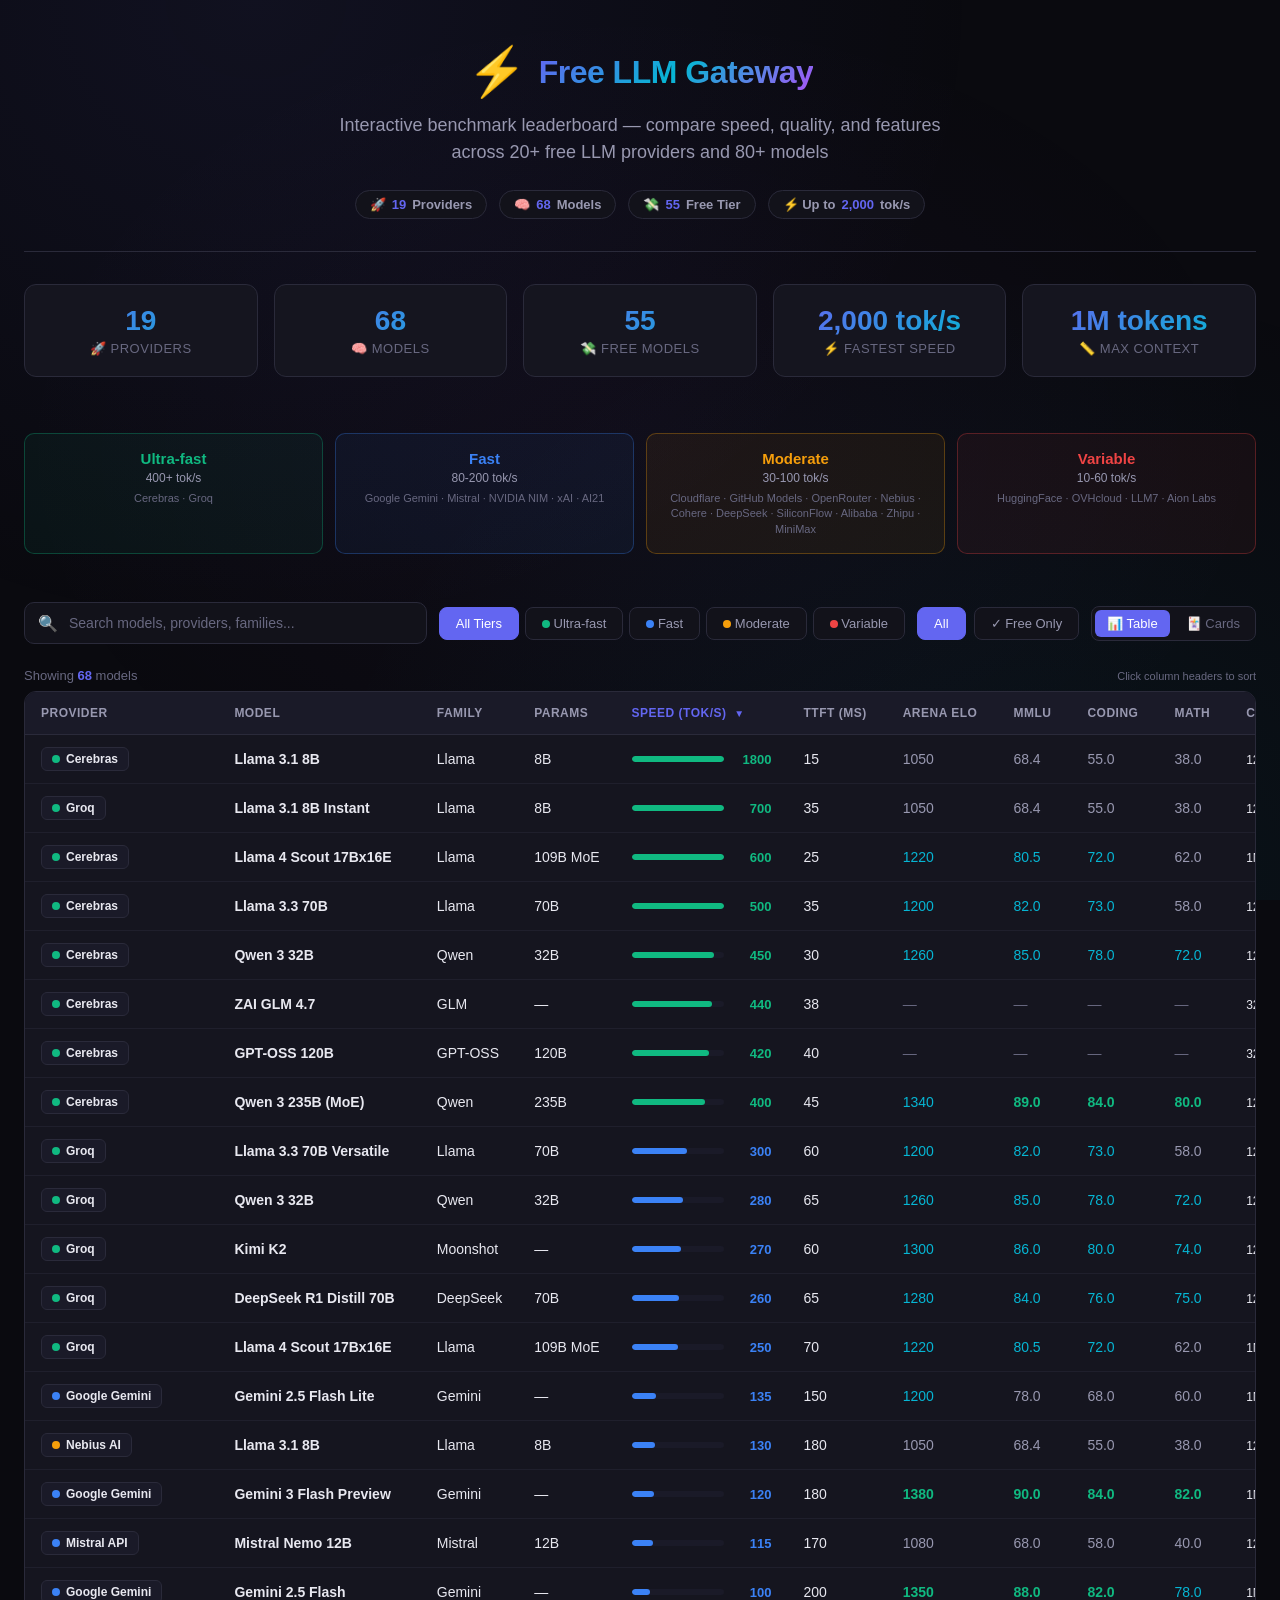
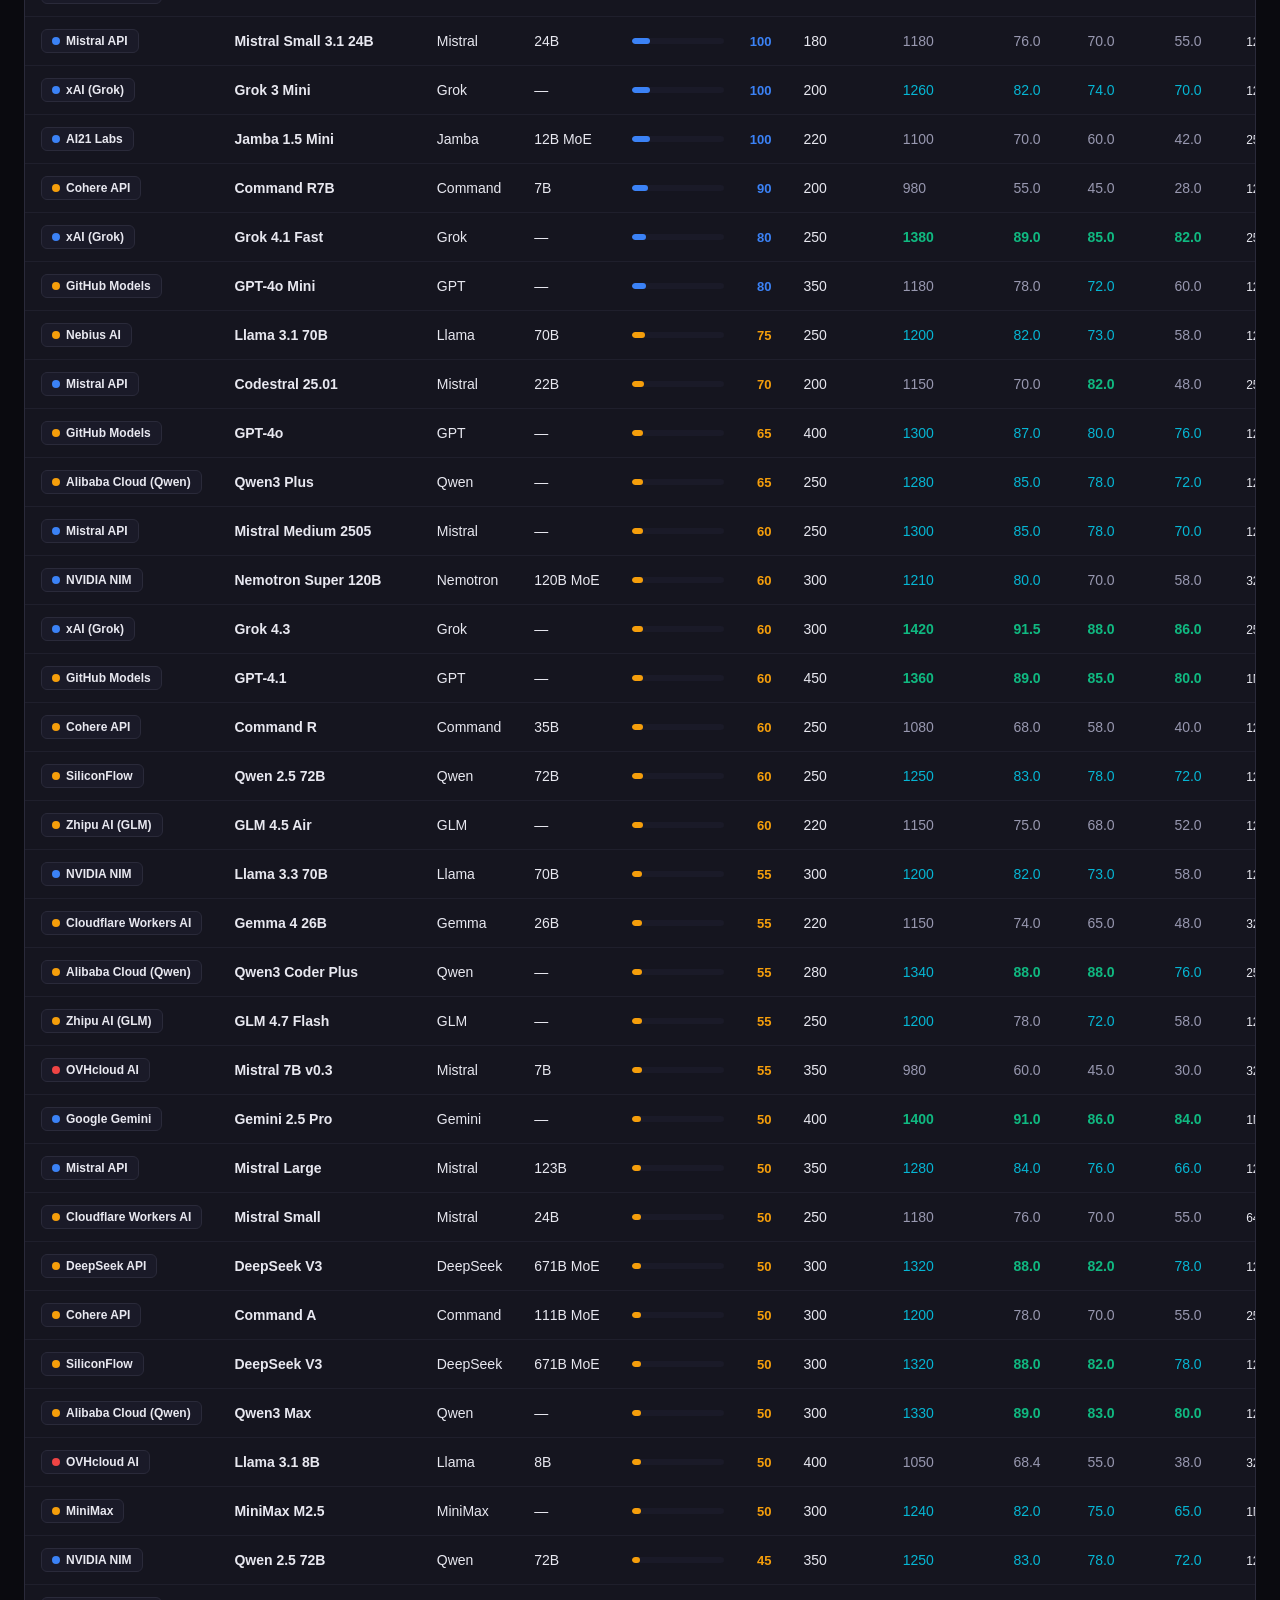
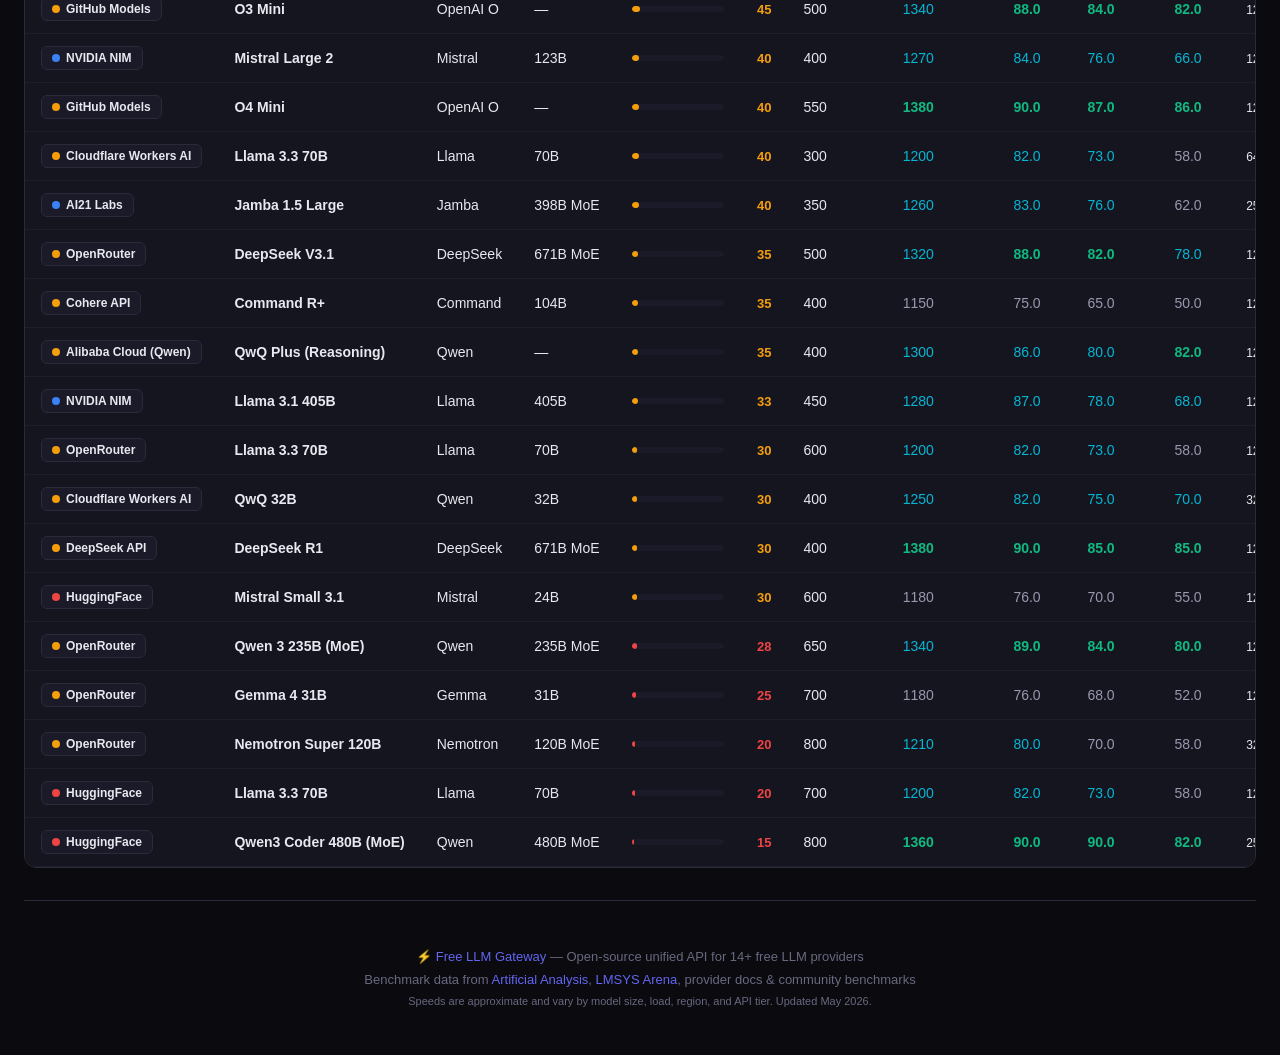
<file: docs/index.html>
<!DOCTYPE html>
<html>
<head>
  <meta charset="utf-8">
  <title>Free LLM Gateway — Benchmark Leaderboard</title>
  <meta http-equiv="refresh" content="0; url=leaderboard.html">
  <link rel="canonical" href="leaderboard.html">
</head>
<body>
  <p>Redirecting to <a href="leaderboard.html">Benchmark Leaderboard</a>...</p>
</body>
</html>
</file>
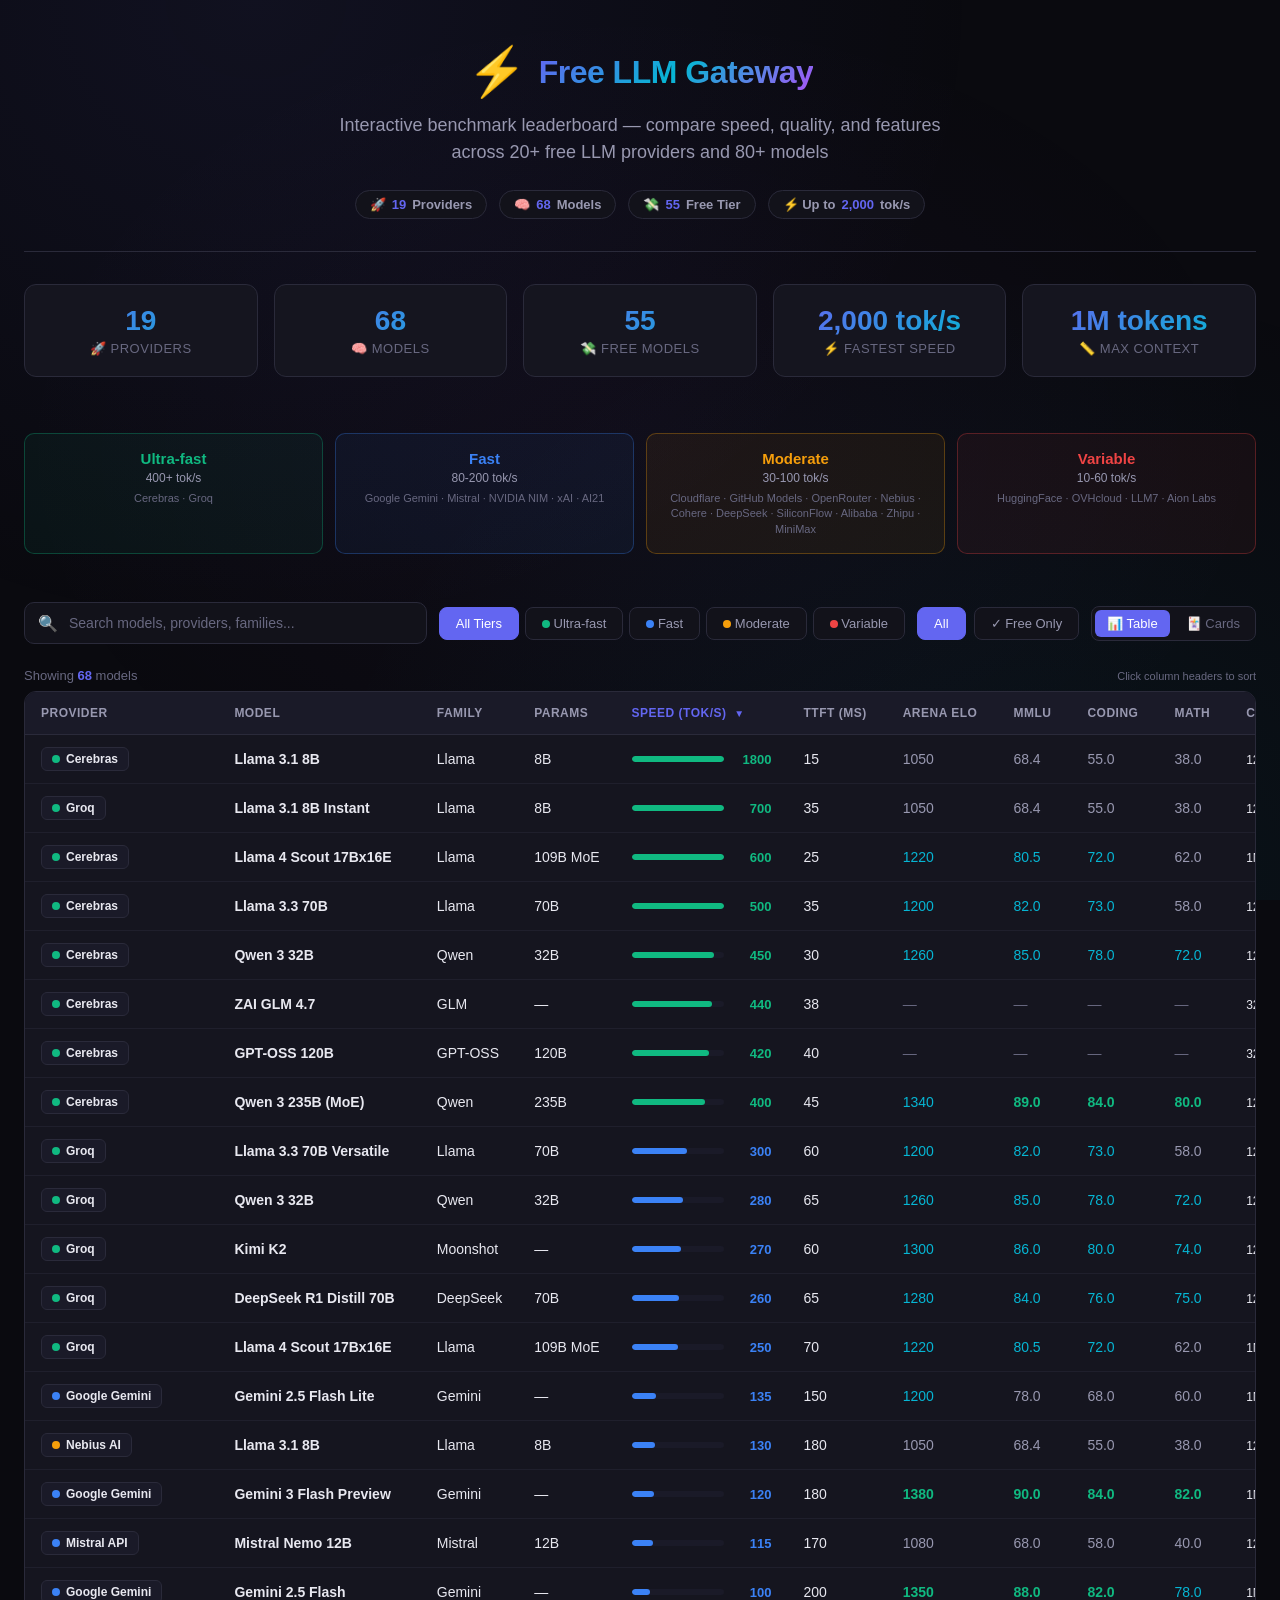
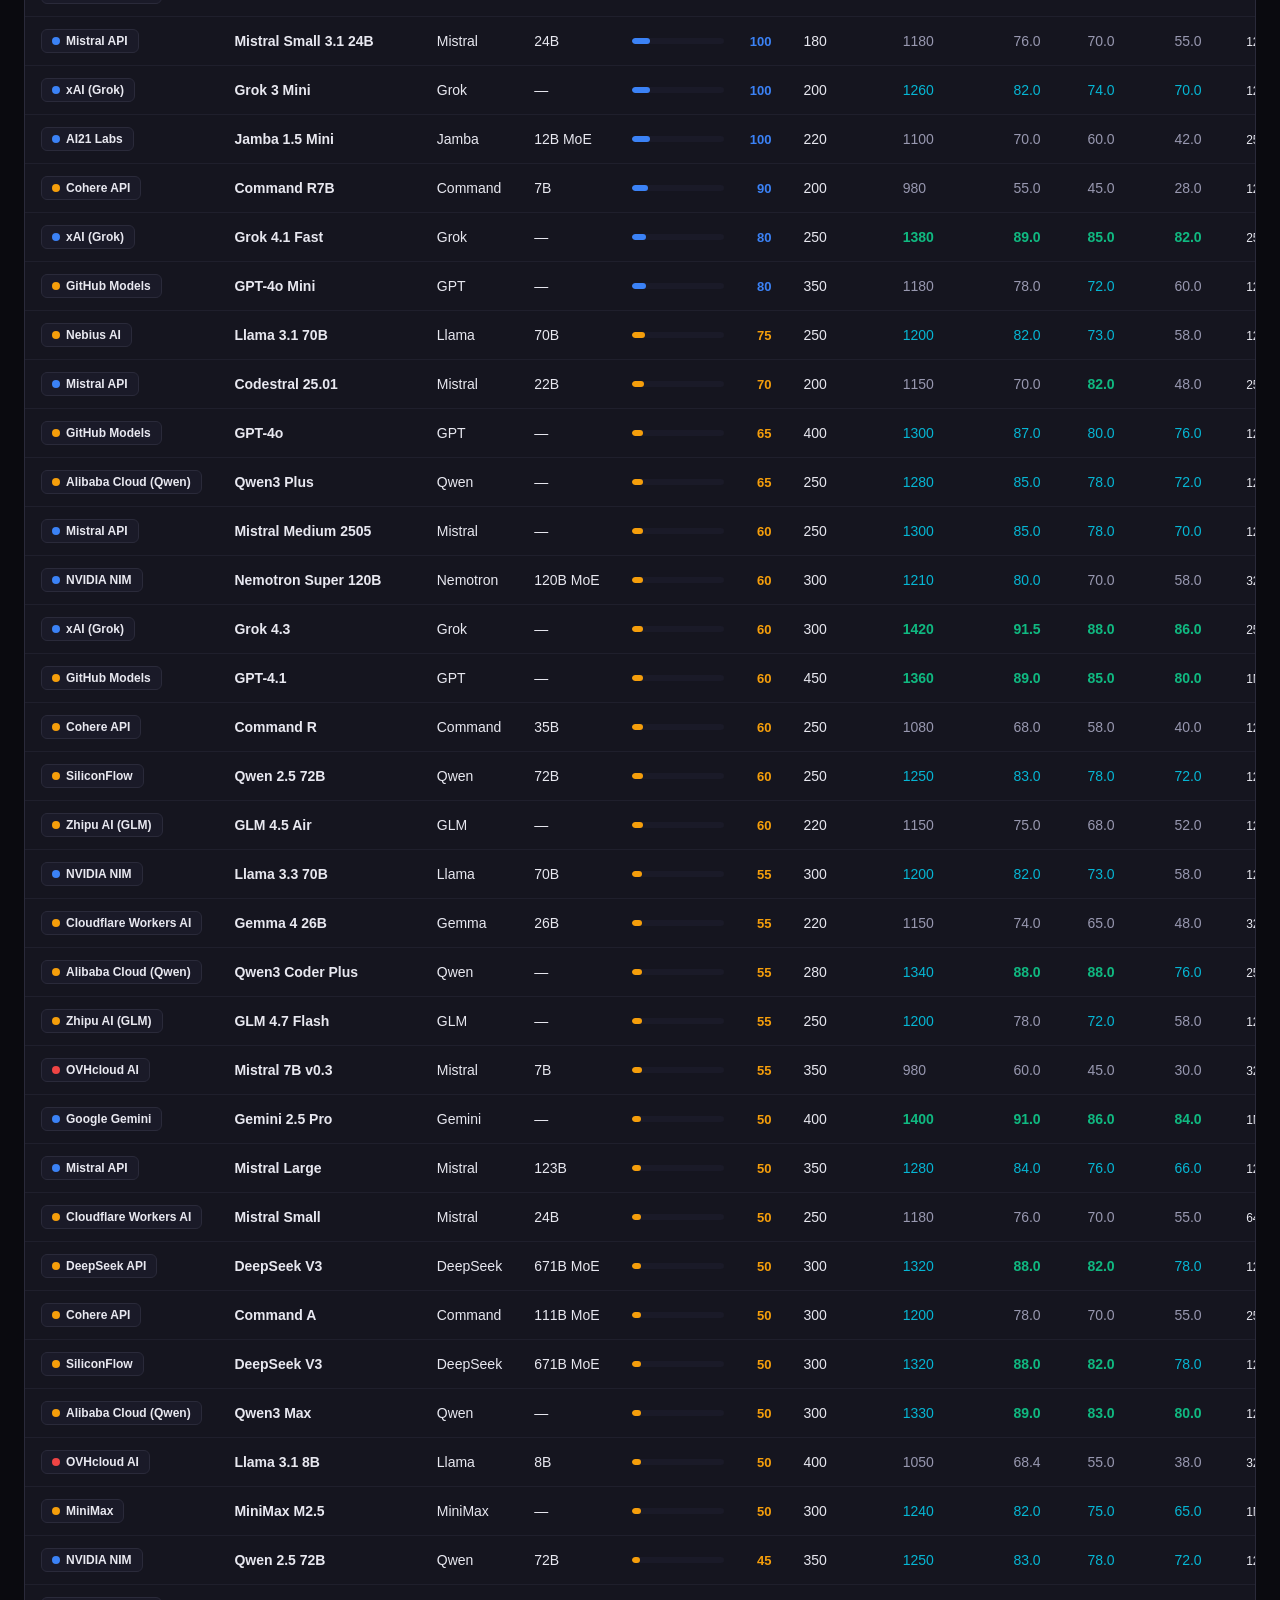
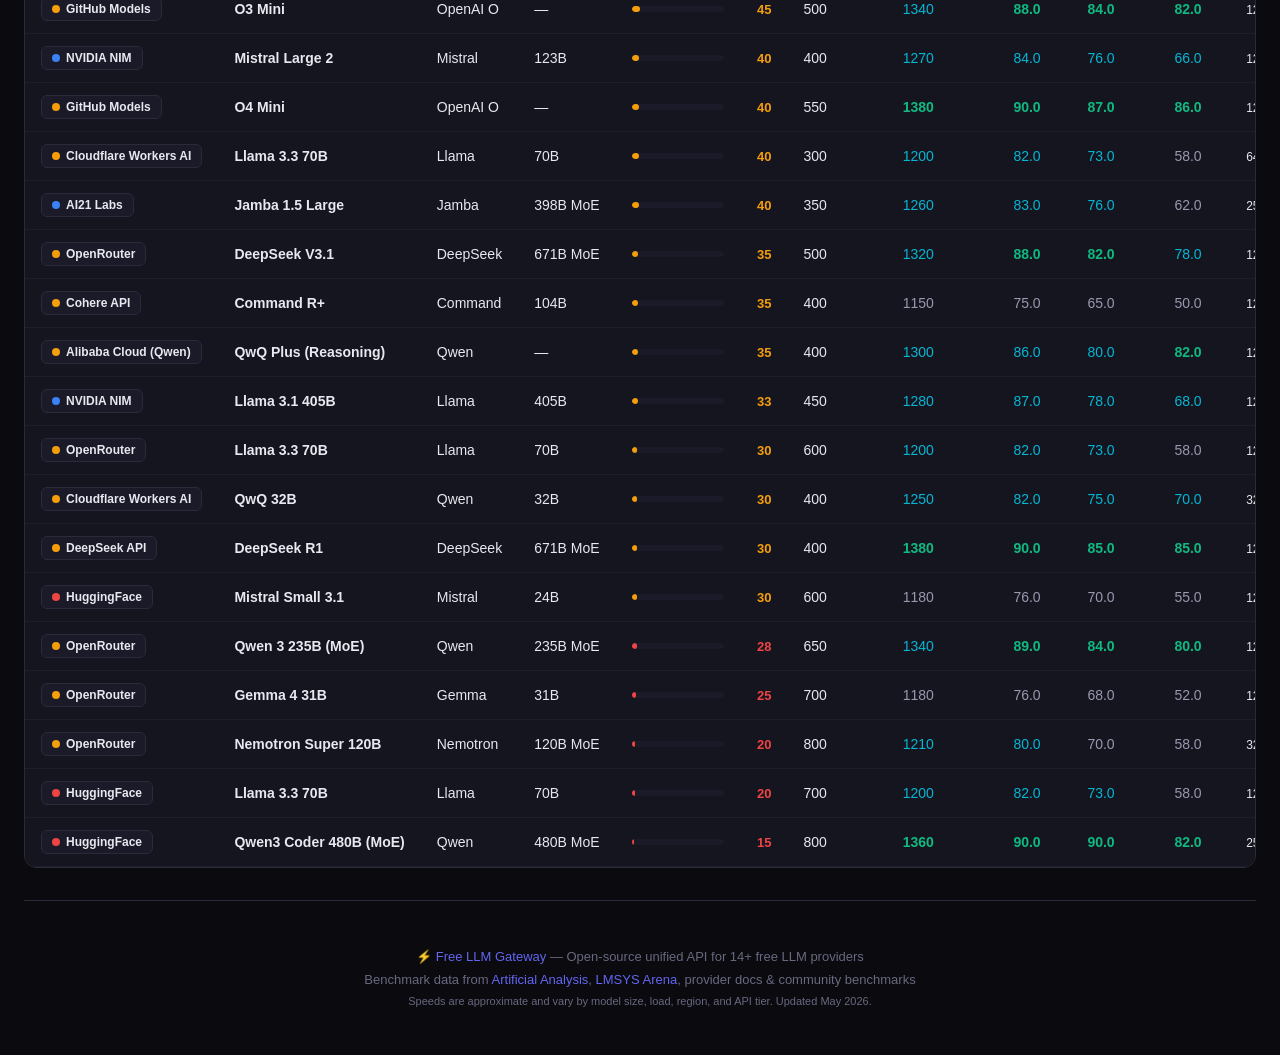
<file: docs/leaderboard.html>
<!DOCTYPE html>
<html lang="en">
<head>
<meta charset="UTF-8">
<meta name="viewport" content="width=device-width, initial-scale=1.0">
<title>Free LLM Gateway — Benchmark Leaderboard</title>
<meta name="description" content="Interactive benchmark leaderboard comparing speed, quality, and features across 20+ free LLM providers.">
<link rel="icon" href="data:image/svg+xml,<svg xmlns='http://www.w3.org/2000/svg' viewBox='0 0 100 100'><text y='.9em' font-size='90'>⚡</text></svg>">
<style>
  :root {
    --bg-primary: #0a0a0f;
    --bg-secondary: #12121a;
    --bg-tertiary: #1a1a28;
    --bg-card: #15151f;
    --border: #2a2a3a;
    --text-primary: #e8e8f0;
    --text-secondary: #9898b0;
    --text-muted: #686880;
    --accent: #6366f1;
    --accent-glow: rgba(99, 102, 241, 0.3);
    --green: #10b981;
    --blue: #3b82f6;
    --yellow: #f59e0b;
    --red: #ef4444;
    --purple: #a855f7;
    --cyan: #06b6d4;
    --tier1: #10b981;
    --tier2: #3b82f6;
    --tier3: #f59e0b;
    --tier4: #ef4444;
  }

  * { margin: 0; padding: 0; box-sizing: border-box; }

  body {
    font-family: -apple-system, BlinkMacSystemFont, 'Segoe UI', 'Inter', Roboto, sans-serif;
    background: var(--bg-primary);
    color: var(--text-primary);
    min-height: 100vh;
    overflow-x: hidden;
  }

  /* Ambient gradient background */
  body::before {
    content: '';
    position: fixed;
    top: 0; left: 0; right: 0; bottom: 0;
    background:
      radial-gradient(ellipse at 20% 0%, rgba(99,102,241,0.08) 0%, transparent 50%),
      radial-gradient(ellipse at 80% 100%, rgba(6,182,212,0.06) 0%, transparent 50%),
      radial-gradient(ellipse at 50% 50%, rgba(168,85,247,0.04) 0%, transparent 70%);
    pointer-events: none;
    z-index: 0;
  }

  .container {
    max-width: 1400px;
    margin: 0 auto;
    padding: 0 24px;
    position: relative;
    z-index: 1;
  }

  /* Header */
  header {
    padding: 48px 0 32px;
    text-align: center;
    border-bottom: 1px solid var(--border);
  }

  .logo {
    display: inline-flex;
    align-items: center;
    gap: 12px;
    margin-bottom: 16px;
  }

  .logo-icon {
    font-size: 48px;
    line-height: 1;
  }

  .logo-text {
    font-size: 32px;
    font-weight: 800;
    background: linear-gradient(135deg, #6366f1, #06b6d4, #a855f7);
    -webkit-background-clip: text;
    -webkit-text-fill-color: transparent;
    background-clip: text;
    letter-spacing: -0.5px;
  }

  .subtitle {
    color: var(--text-secondary);
    font-size: 18px;
    max-width: 640px;
    margin: 0 auto 24px;
    line-height: 1.5;
  }

  .header-badges {
    display: flex;
    gap: 12px;
    justify-content: center;
    flex-wrap: wrap;
  }

  .badge {
    display: inline-flex;
    align-items: center;
    gap: 6px;
    padding: 6px 14px;
    border-radius: 999px;
    font-size: 13px;
    font-weight: 600;
    border: 1px solid var(--border);
    background: var(--bg-secondary);
    color: var(--text-secondary);
    transition: all 0.2s;
  }

  .badge:hover { border-color: var(--accent); color: var(--text-primary); }
  .badge .num { color: var(--accent); }

  /* Stats bar */
  .stats-bar {
    display: grid;
    grid-template-columns: repeat(auto-fit, minmax(180px, 1fr));
    gap: 16px;
    padding: 32px 0;
  }

  .stat-card {
    background: var(--bg-card);
    border: 1px solid var(--border);
    border-radius: 12px;
    padding: 20px;
    text-align: center;
    transition: all 0.3s;
  }

  .stat-card:hover {
    border-color: var(--accent);
    box-shadow: 0 0 20px var(--accent-glow);
    transform: translateY(-2px);
  }

  .stat-value {
    font-size: 28px;
    font-weight: 800;
    background: linear-gradient(135deg, var(--accent), var(--cyan));
    -webkit-background-clip: text;
    -webkit-text-fill-color: transparent;
    background-clip: text;
  }

  .stat-label {
    color: var(--text-muted);
    font-size: 13px;
    margin-top: 4px;
    text-transform: uppercase;
    letter-spacing: 0.5px;
  }

  /* Speed tiers */
  .speed-tiers {
    display: grid;
    grid-template-columns: repeat(4, 1fr);
    gap: 12px;
    padding: 24px 0;
  }

  .tier-card {
    border-radius: 10px;
    padding: 16px;
    border: 1px solid;
    text-align: center;
    transition: all 0.3s;
    cursor: default;
  }

  .tier-card:hover { transform: translateY(-2px); }
  .tier-card.t1 { border-color: rgba(16,185,129,0.3); background: rgba(16,185,129,0.06); }
  .tier-card.t2 { border-color: rgba(59,130,246,0.3); background: rgba(59,130,246,0.06); }
  .tier-card.t3 { border-color: rgba(245,158,11,0.3); background: rgba(245,158,11,0.06); }
  .tier-card.t4 { border-color: rgba(239,68,68,0.3); background: rgba(239,68,68,0.06); }

  .tier-label { font-weight: 700; font-size: 15px; margin-bottom: 4px; }
  .tier-card.t1 .tier-label { color: var(--tier1); }
  .tier-card.t2 .tier-label { color: var(--tier2); }
  .tier-card.t3 .tier-label { color: var(--tier3); }
  .tier-card.t4 .tier-label { color: var(--tier4); }

  .tier-range { color: var(--text-secondary); font-size: 12px; }
  .tier-providers { color: var(--text-muted); font-size: 11px; margin-top: 6px; line-height: 1.4; }

  /* Controls */
  .controls {
    display: flex;
    gap: 12px;
    padding: 24px 0 16px;
    flex-wrap: wrap;
    align-items: center;
  }

  .search-box {
    flex: 1;
    min-width: 240px;
    position: relative;
  }

  .search-box input {
    width: 100%;
    padding: 12px 16px 12px 44px;
    border-radius: 10px;
    border: 1px solid var(--border);
    background: var(--bg-secondary);
    color: var(--text-primary);
    font-size: 14px;
    outline: none;
    transition: border-color 0.2s;
  }

  .search-box input:focus { border-color: var(--accent); }
  .search-box input::placeholder { color: var(--text-muted); }

  .search-box .search-icon {
    position: absolute;
    left: 14px;
    top: 50%;
    transform: translateY(-50%);
    color: var(--text-muted);
    font-size: 16px;
  }

  .filter-group {
    display: flex;
    gap: 8px;
    flex-wrap: wrap;
  }

  .filter-btn {
    padding: 8px 16px;
    border-radius: 8px;
    border: 1px solid var(--border);
    background: var(--bg-secondary);
    color: var(--text-secondary);
    font-size: 13px;
    font-weight: 500;
    cursor: pointer;
    transition: all 0.2s;
    white-space: nowrap;
  }

  .filter-btn:hover { border-color: var(--accent); color: var(--text-primary); }
  .filter-btn.active {
    background: var(--accent);
    border-color: var(--accent);
    color: #fff;
  }

  .tier-filter {
    display: flex;
    gap: 6px;
    align-items: center;
  }

  .tier-dot {
    width: 8px;
    height: 8px;
    border-radius: 50%;
    display: inline-block;
  }

  .tier-dot.t1 { background: var(--tier1); }
  .tier-dot.t2 { background: var(--tier2); }
  .tier-dot.t3 { background: var(--tier3); }
  .tier-dot.t4 { background: var(--tier4); }

  .view-toggle {
    display: flex;
    gap: 4px;
    background: var(--bg-secondary);
    border: 1px solid var(--border);
    border-radius: 8px;
    padding: 3px;
  }

  .view-btn {
    padding: 6px 12px;
    border-radius: 6px;
    border: none;
    background: transparent;
    color: var(--text-muted);
    font-size: 13px;
    cursor: pointer;
    transition: all 0.2s;
  }

  .view-btn.active { background: var(--accent); color: #fff; }
  .view-btn:hover:not(.active) { color: var(--text-primary); }

  /* Results count */
  .results-info {
    color: var(--text-muted);
    font-size: 13px;
    padding: 8px 0;
    display: flex;
    justify-content: space-between;
    align-items: center;
  }

  .results-info span { color: var(--accent); font-weight: 600; }

  /* Table view */
  .table-container {
    overflow-x: auto;
    border-radius: 12px;
    border: 1px solid var(--border);
    background: var(--bg-card);
  }

  table {
    width: 100%;
    border-collapse: collapse;
    font-size: 14px;
  }

  thead {
    background: var(--bg-tertiary);
    position: sticky;
    top: 0;
    z-index: 10;
  }

  th {
    padding: 14px 16px;
    text-align: left;
    font-weight: 600;
    color: var(--text-secondary);
    font-size: 12px;
    text-transform: uppercase;
    letter-spacing: 0.5px;
    border-bottom: 1px solid var(--border);
    cursor: pointer;
    user-select: none;
    white-space: nowrap;
    transition: color 0.2s;
  }

  th:hover { color: var(--accent); }
  th.sorted { color: var(--accent); }
  th .sort-arrow { margin-left: 4px; font-size: 10px; }

  td {
    padding: 12px 16px;
    border-bottom: 1px solid rgba(42,42,58,0.5);
    white-space: nowrap;
  }

  tr { transition: background 0.15s; }
  tr:hover { background: rgba(99,102,241,0.04); }

  .model-name {
    font-weight: 600;
    color: var(--text-primary);
  }

  .provider-badge {
    display: inline-flex;
    align-items: center;
    gap: 6px;
    padding: 4px 10px;
    border-radius: 6px;
    font-size: 12px;
    font-weight: 600;
    background: var(--bg-tertiary);
    border: 1px solid var(--border);
  }

  .free-badge {
    display: inline-flex;
    align-items: center;
    padding: 3px 8px;
    border-radius: 4px;
    font-size: 11px;
    font-weight: 700;
    letter-spacing: 0.3px;
  }

  .free-badge.yes {
    background: rgba(16,185,129,0.12);
    color: var(--green);
    border: 1px solid rgba(16,185,129,0.25);
  }

  .free-badge.no {
    background: rgba(239,68,68,0.08);
    color: #888;
    border: 1px solid rgba(239,68,68,0.15);
  }

  .speed-bar {
    display: flex;
    align-items: center;
    gap: 8px;
    min-width: 140px;
  }

  .speed-bar-track {
    flex: 1;
    height: 6px;
    background: var(--bg-tertiary);
    border-radius: 3px;
    overflow: hidden;
    min-width: 60px;
  }

  .speed-bar-fill {
    height: 100%;
    border-radius: 3px;
    transition: width 0.4s ease;
  }

  .speed-val {
    font-weight: 700;
    font-size: 13px;
    min-width: 40px;
    text-align: right;
  }

  .score-cell {
    font-variant-numeric: tabular-nums;
  }

  .score-top { color: var(--green); font-weight: 700; }
  .score-high { color: var(--cyan); }
  .score-mid { color: var(--text-secondary); }
  .score-low { color: var(--text-muted); }
  .score-na { color: var(--text-muted); font-style: italic; }

  .context-val {
    font-size: 12px;
  }

  .tier-indicator {
    display: inline-flex;
    align-items: center;
    gap: 4px;
    font-size: 12px;
    font-weight: 600;
  }

  /* Card view */
  .card-grid {
    display: grid;
    grid-template-columns: repeat(auto-fill, minmax(340px, 1fr));
    gap: 16px;
    padding: 16px 0 48px;
  }

  .model-card {
    background: var(--bg-card);
    border: 1px solid var(--border);
    border-radius: 12px;
    padding: 20px;
    transition: all 0.3s;
    cursor: default;
  }

  .model-card:hover {
    border-color: var(--accent);
    box-shadow: 0 4px 24px rgba(99,102,241,0.1);
    transform: translateY(-2px);
  }

  .card-header {
    display: flex;
    justify-content: space-between;
    align-items: flex-start;
    margin-bottom: 12px;
  }

  .card-model-name {
    font-size: 16px;
    font-weight: 700;
    color: var(--text-primary);
  }

  .card-provider {
    font-size: 12px;
    color: var(--text-secondary);
    margin-top: 2px;
  }

  .card-badges {
    display: flex;
    gap: 6px;
  }

  .card-stats {
    display: grid;
    grid-template-columns: repeat(3, 1fr);
    gap: 12px;
    margin-top: 12px;
    padding-top: 12px;
    border-top: 1px solid var(--border);
  }

  .card-stat {
    text-align: center;
  }

  .card-stat-value {
    font-size: 18px;
    font-weight: 700;
  }

  .card-stat-label {
    font-size: 11px;
    color: var(--text-muted);
    margin-top: 2px;
    text-transform: uppercase;
    letter-spacing: 0.3px;
  }

  .card-speed-bar {
    margin-top: 12px;
  }

  .card-speed-label {
    display: flex;
    justify-content: space-between;
    font-size: 12px;
    color: var(--text-secondary);
    margin-bottom: 6px;
  }

  .card-speed-track {
    height: 8px;
    background: var(--bg-tertiary);
    border-radius: 4px;
    overflow: hidden;
  }

  .card-speed-fill {
    height: 100%;
    border-radius: 4px;
    transition: width 0.6s ease;
  }

  /* Footer */
  footer {
    text-align: center;
    padding: 48px 0;
    color: var(--text-muted);
    font-size: 13px;
    border-top: 1px solid var(--border);
    margin-top: 32px;
  }

  footer a {
    color: var(--accent);
    text-decoration: none;
    transition: color 0.2s;
  }

  footer a:hover { color: var(--cyan); }

  /* Responsive */
  @media (max-width: 768px) {
    header { padding: 32px 0 24px; }
    .logo-text { font-size: 24px; }
    .subtitle { font-size: 15px; }
    .speed-tiers { grid-template-columns: repeat(2, 1fr); }
    .controls { flex-direction: column; }
    .search-box { min-width: 100%; }
    .card-grid { grid-template-columns: 1fr; }
    th, td { padding: 10px 10px; font-size: 12px; }
    .stat-card { padding: 14px; }
    .stat-value { font-size: 22px; }
  }

  /* Animations */
  @keyframes fadeIn {
    from { opacity: 0; transform: translateY(8px); }
    to { opacity: 1; transform: translateY(0); }
  }

  .fade-in { animation: fadeIn 0.4s ease forwards; }

  /* Scrollbar */
  ::-webkit-scrollbar { width: 8px; height: 8px; }
  ::-webkit-scrollbar-track { background: var(--bg-primary); }
  ::-webkit-scrollbar-thumb { background: var(--border); border-radius: 4px; }
  ::-webkit-scrollbar-thumb:hover { background: var(--text-muted); }

  /* No results */
  .no-results {
    text-align: center;
    padding: 64px 24px;
    color: var(--text-muted);
  }

  .no-results .emoji { font-size: 48px; margin-bottom: 16px; }
  .no-results .msg { font-size: 16px; }
</style>
</head>
<body>

<div class="container">
  <header>
    <div class="logo">
      <span class="logo-icon">⚡</span>
      <span class="logo-text">Free LLM Gateway</span>
    </div>
    <p class="subtitle">Interactive benchmark leaderboard — compare speed, quality, and features across 20+ free LLM providers and 80+ models</p>
    <div class="header-badges">
      <div class="badge">🚀 <span class="num" id="providerCount">20+</span> Providers</div>
      <div class="badge">🧠 <span class="num" id="modelCount">80+</span> Models</div>
      <div class="badge">💸 <span class="num" id="freeCount">60+</span> Free Tier</div>
      <div class="badge">⚡ Up to <span class="num">2,000</span> tok/s</div>
    </div>
  </header>

  <!-- Stats -->
  <div class="stats-bar" id="statsBar"></div>

  <!-- Speed Tiers -->
  <div class="speed-tiers" id="speedTiers"></div>

  <!-- Controls -->
  <div class="controls">
    <div class="search-box">
      <span class="search-icon">🔍</span>
      <input type="text" id="searchInput" placeholder="Search models, providers, families...">
    </div>
    <div class="tier-filter">
      <div class="filter-btn active" data-tier="all" onclick="filterTier('all', this)">All Tiers</div>
      <div class="filter-btn" data-tier="1" onclick="filterTier('1', this)"><span class="tier-dot t1"></span> Ultra-fast</div>
      <div class="filter-btn" data-tier="2" onclick="filterTier('2', this)"><span class="tier-dot t2"></span> Fast</div>
      <div class="filter-btn" data-tier="3" onclick="filterTier('3', this)"><span class="tier-dot t3"></span> Moderate</div>
      <div class="filter-btn" data-tier="4" onclick="filterTier('4', this)"><span class="tier-dot t4"></span> Variable</div>
    </div>
    <div class="filter-group">
      <div class="filter-btn active" data-free="all" onclick="filterFree('all', this)">All</div>
      <div class="filter-btn" data-free="yes" onclick="filterFree('yes', this)">✓ Free Only</div>
    </div>
    <div class="view-toggle">
      <button class="view-btn active" onclick="setView('table', this)">📊 Table</button>
      <button class="view-btn" onclick="setView('cards', this)">🃏 Cards</button>
    </div>
  </div>

  <div class="results-info">
    <div>Showing <span id="resultCount">0</span> models</div>
    <div style="color:var(--text-muted);font-size:11px">Click column headers to sort</div>
  </div>

  <!-- Table View -->
  <div id="tableView">
    <div class="table-container">
      <table id="leaderboard">
        <thead>
          <tr>
            <th onclick="sortBy('provider')" data-col="provider">Provider <span class="sort-arrow"></span></th>
            <th onclick="sortBy('model')" data-col="model">Model <span class="sort-arrow"></span></th>
            <th onclick="sortBy('family')" data-col="family">Family <span class="sort-arrow"></span></th>
            <th onclick="sortBy('params')" data-col="params">Params <span class="sort-arrow"></span></th>
            <th onclick="sortBy('speed')" data-col="speed">Speed (tok/s) <span class="sort-arrow"></span></th>
            <th onclick="sortBy('ttft')" data-col="ttft">TTFT (ms) <span class="sort-arrow"></span></th>
            <th onclick="sortBy('arena')" data-col="arena">Arena ELO <span class="sort-arrow"></span></th>
            <th onclick="sortBy('mmlu')" data-col="mmlu">MMLU <span class="sort-arrow"></span></th>
            <th onclick="sortBy('coding')" data-col="coding">Coding <span class="sort-arrow"></span></th>
            <th onclick="sortBy('math')" data-col="math">Math <span class="sort-arrow"></span></th>
            <th onclick="sortBy('context')" data-col="context">Context <span class="sort-arrow"></span></th>
            <th onclick="sortBy('free')" data-col="free">Free <span class="sort-arrow"></span></th>
          </tr>
        </thead>
        <tbody id="tableBody"></tbody>
      </table>
    </div>
  </div>

  <!-- Card View -->
  <div id="cardView" style="display:none">
    <div class="card-grid" id="cardGrid"></div>
  </div>

  <footer>
    <p>⚡ <a href="https://github.com/MrFadiAi/free-llm-gateway">Free LLM Gateway</a> — Open-source unified API for 14+ free LLM providers</p>
    <p style="margin-top:8px">Benchmark data from <a href="https://artificialanalysis.ai">Artificial Analysis</a>, <a href="https://lmarena.ai">LMSYS Arena</a>, provider docs & community benchmarks</p>
    <p style="margin-top:8px;font-size:11px;color:var(--text-muted)">Speeds are approximate and vary by model size, load, region, and API tier. Updated May 2026.</p>
  </footer>
</div>

<script>
let DATA = null;
let flatModels = [];
let filtered = [];
let currentSort = { col: 'speed', dir: 'desc' };
let currentTier = 'all';
let currentFree = 'all';
let currentView = 'table';

// Load data
fetch('benchmark-data.json')
  .then(r => r.json())
  .then(data => {
    DATA = data;
    init();
  })
  .catch(err => {
    console.error('Failed to load data:', err);
    document.getElementById('tableBody').innerHTML = '<tr><td colspan="12" style="text-align:center;padding:32px;color:var(--text-muted)">Failed to load benchmark data. Make sure benchmark-data.json is in the same directory.</td></tr>';
  });

function init() {
  // Flatten models
  DATA.providers.forEach(p => {
    p.models.forEach(m => {
      flatModels.push({
        provider: p.name,
        providerId: p.id,
        providerDesc: p.description,
        speedTier: p.speedTier,
        speedRange: p.speedRange,
        providerFree: p.free,
        ...m
      });
    });
  });

  // Update header counts
  const providers = new Set(flatModels.map(m => m.provider));
  const freeModels = flatModels.filter(m => m.free);
  document.getElementById('providerCount').textContent = providers.size;
  document.getElementById('modelCount').textContent = flatModels.length;
  document.getElementById('freeCount').textContent = freeModels.length;

  renderStats();
  renderSpeedTiers();
  applyFilters();
}

function renderStats() {
  const stats = [
    { label: 'Providers', value: new Set(flatModels.map(m => m.provider)).size, icon: '🚀' },
    { label: 'Models', value: flatModels.length, icon: '🧠' },
    { label: 'Free Models', value: flatModels.filter(m => m.free).length, icon: '💸' },
    { label: 'Fastest Speed', value: '2,000 tok/s', icon: '⚡' },
    { label: 'Max Context', value: '1M tokens', icon: '📏' },
  ];

  document.getElementById('statsBar').innerHTML = stats.map(s => `
    <div class="stat-card">
      <div class="stat-value">${s.value}</div>
      <div class="stat-label">${s.icon} ${s.label}</div>
    </div>
  `).join('');
}

function renderSpeedTiers() {
  const tiers = DATA.speedTiers;
  const html = Object.entries(tiers).map(([id, t]) => `
    <div class="tier-card t${id}">
      <div class="tier-label">${t.label}</div>
      <div class="tier-range">${t.range}</div>
      <div class="tier-providers">${t.providers.join(' · ')}</div>
    </div>
  `).join('');
  document.getElementById('speedTiers').innerHTML = html;
}

function applyFilters() {
  const search = document.getElementById('searchInput').value.toLowerCase();

  filtered = flatModels.filter(m => {
    if (currentTier !== 'all' && m.speedTier != currentTier) return false;
    if (currentFree === 'yes' && !m.free) return false;
    if (search) {
      const hay = `${m.provider} ${m.name} ${m.id} ${m.family} ${m.params}`.toLowerCase();
      if (!hay.includes(search)) return false;
    }
    return true;
  });

  sortModels();
  render();
}

function sortModels() {
  const { col, dir } = currentSort;
  const asc = dir === 'asc' ? 1 : -1;

  filtered.sort((a, b) => {
    let va = a[col], vb = b[col];
    if (col === 'free') { va = va ? 1 : 0; vb = vb ? 1 : 0; }
    if (col === 'params') {
      va = parseParams(va); vb = parseParams(vb);
    }
    if (typeof va === 'string') return va.localeCompare(vb) * asc;
    if (va == null) return 1;
    if (vb == null) return -1;
    return (va - vb) * asc;
  });
}

function parseParams(p) {
  if (!p || p === '—') return 0;
  const match = p.match(/([\d.]+)\s*(B|M)/i);
  if (!match) return 0;
  const num = parseFloat(match[1]);
  return match[2].toUpperCase() === 'T' ? num * 1000 : num;
}

function formatContext(ctx) {
  if (!ctx) return '—';
  if (ctx >= 1048576) return '1M';
  if (ctx >= 262144) return '256K';
  if (ctx >= 131072) return '128K';
  if (ctx >= 65536) return '64K';
  if (ctx >= 32768) return '32K';
  return (ctx / 1024).toFixed(0) + 'K';
}

function getSpeedColor(speed) {
  if (speed >= 400) return 'var(--tier1)';
  if (speed >= 80) return 'var(--tier2)';
  if (speed >= 30) return 'var(--tier3)';
  return 'var(--tier4)';
}

function getSpeedPercent(speed) {
  return Math.min(100, (speed / 500) * 100);
}

function scoreClass(val, top, mid) {
  if (val == null) return 'score-na';
  if (val >= top) return 'score-top';
  if (val >= mid) return 'score-high';
  return 'score-mid';
}

function render() {
  document.getElementById('resultCount').textContent = filtered.length;
  if (currentView === 'table') renderTable();
  else renderCards();
  updateSortHeaders();
}

function renderTable() {
  const maxSpeed = Math.max(...filtered.map(m => m.speed || 0));
  const topArena = Math.max(...filtered.map(m => m.arena || 0));
  const topMmlu = Math.max(...filtered.map(m => m.mmlu || 0));

  const html = filtered.map((m, i) => {
    const tierColors = { 1: 'var(--tier1)', 2: 'var(--tier2)', 3: 'var(--tier3)', 4: 'var(--tier4)' };
    const tierLabels = { 1: 'Ultra-fast', 2: 'Fast', 3: 'Moderate', 4: 'Variable' };
    const tierColor = tierColors[m.speedTier] || 'var(--text-muted)';
    const spColor = getSpeedColor(m.speed || 0);
    const spPct = getSpeedPercent(m.speed || 0);

    return `<tr class="fade-in" style="animation-delay:${Math.min(i * 15, 500)}ms">
      <td>
        <span class="provider-badge">
          <span class="tier-dot t${m.speedTier}"></span>
          ${m.provider}
        </span>
      </td>
      <td><span class="model-name">${m.name}</span></td>
      <td>${m.family}</td>
      <td>${m.params || '—'}</td>
      <td>
        <div class="speed-bar">
          <div class="speed-bar-track">
            <div class="speed-bar-fill" style="width:${spPct}%;background:${spColor}"></div>
          </div>
          <span class="speed-val" style="color:${spColor}">${m.speed || '—'}</span>
        </div>
      </td>
      <td class="score-cell">${m.ttft ? m.ttft : '—'}</td>
      <td class="score-cell ${scoreClass(m.arena, 1350, 1200)}">${m.arena || '—'}</td>
      <td class="score-cell ${scoreClass(m.mmlu, 88, 80)}">${m.mmlu ? m.mmlu.toFixed(1) : '—'}</td>
      <td class="score-cell ${scoreClass(m.coding, 82, 72)}">${m.coding ? m.coding.toFixed(1) : '—'}</td>
      <td class="score-cell ${scoreClass(m.math, 80, 65)}">${m.math ? m.math.toFixed(1) : '—'}</td>
      <td><span class="context-val">${formatContext(m.contextWindow)}</span></td>
      <td><span class="free-badge ${m.free ? 'yes' : 'no'}">${m.free ? 'FREE' : 'PAID'}</span></td>
    </tr>`;
  }).join('');

  document.getElementById('tableBody').innerHTML = html || `
    <tr><td colspan="12">
      <div class="no-results">
        <div class="emoji">🔍</div>
        <div class="msg">No models match your filters</div>
      </div>
    </td></tr>`;
}

function renderCards() {
  const html = filtered.map((m, i) => {
    const spColor = getSpeedColor(m.speed || 0);
    const spPct = getSpeedPercent(m.speed || 0);

    return `<div class="model-card fade-in" style="animation-delay:${Math.min(i * 30, 600)}ms">
      <div class="card-header">
        <div>
          <div class="card-model-name">${m.name}</div>
          <div class="card-provider">${m.provider} · ${m.family} · ${m.params || '—'}</div>
        </div>
        <div class="card-badges">
          <span class="free-badge ${m.free ? 'yes' : 'no'}">${m.free ? 'FREE' : 'PAID'}</span>
        </div>
      </div>
      <div class="card-speed-bar">
        <div class="card-speed-label">
          <span>Speed</span>
          <span style="color:${spColor};font-weight:700">${m.speed || '—'} tok/s</span>
        </div>
        <div class="card-speed-track">
          <div class="card-speed-fill" style="width:${spPct}%;background:${spColor}"></div>
        </div>
      </div>
      <div class="card-stats">
        <div class="card-stat">
          <div class="card-stat-value ${scoreClass(m.arena, 1350, 1200)}">${m.arena || '—'}</div>
          <div class="card-stat-label">Arena ELO</div>
        </div>
        <div class="card-stat">
          <div class="card-stat-value ${scoreClass(m.mmlu, 88, 80)}">${m.mmlu ? m.mmlu.toFixed(1) : '—'}</div>
          <div class="card-stat-label">MMLU</div>
        </div>
        <div class="card-stat">
          <div class="card-stat-value ${scoreClass(m.coding, 82, 72)}">${m.coding ? m.coding.toFixed(1) : '—'}</div>
          <div class="card-stat-label">Coding</div>
        </div>
        <div class="card-stat">
          <div class="card-stat-value ${scoreClass(m.math, 80, 65)}">${m.math ? m.math.toFixed(1) : '—'}</div>
          <div class="card-stat-label">Math</div>
        </div>
        <div class="card-stat">
          <div class="card-stat-value">${m.ttft || '—'}</div>
          <div class="card-stat-label">TTFT (ms)</div>
        </div>
        <div class="card-stat">
          <div class="card-stat-value">${formatContext(m.contextWindow)}</div>
          <div class="card-stat-label">Context</div>
        </div>
      </div>
    </div>`;
  }).join('');

  document.getElementById('cardGrid').innerHTML = html || `
    <div class="no-results" style="grid-column:1/-1">
      <div class="emoji">🔍</div>
      <div class="msg">No models match your filters</div>
    </div>`;
}

function sortBy(col) {
  if (currentSort.col === col) {
    currentSort.dir = currentSort.dir === 'asc' ? 'desc' : 'asc';
  } else {
    currentSort.col = col;
    currentSort.dir = col === 'speed' || col === 'arena' || col === 'mmlu' || col === 'coding' || col === 'math' ? 'desc' : 'asc';
  }
  applyFilters();
}

function updateSortHeaders() {
  document.querySelectorAll('th').forEach(th => {
    const col = th.dataset.col;
    th.classList.toggle('sorted', col === currentSort.col);
    const arrow = th.querySelector('.sort-arrow');
    if (arrow) {
      arrow.textContent = col === currentSort.col ? (currentSort.dir === 'asc' ? '▲' : '▼') : '';
    }
  });
}

function filterTier(tier, btn) {
  currentTier = tier;
  document.querySelectorAll('.tier-filter .filter-btn').forEach(b => b.classList.remove('active'));
  btn.classList.add('active');
  applyFilters();
}

function filterFree(val, btn) {
  currentFree = val;
  btn.parentElement.querySelectorAll('.filter-btn').forEach(b => b.classList.remove('active'));
  btn.classList.add('active');
  applyFilters();
}

function setView(view, btn) {
  currentView = view;
  document.querySelectorAll('.view-btn').forEach(b => b.classList.remove('active'));
  btn.classList.add('active');
  document.getElementById('tableView').style.display = view === 'table' ? '' : 'none';
  document.getElementById('cardView').style.display = view === 'cards' ? '' : 'none';
  render();
}

// Search debounce
let searchTimeout;
document.getElementById('searchInput').addEventListener('input', () => {
  clearTimeout(searchTimeout);
  searchTimeout = setTimeout(applyFilters, 200);
});
</script>
</body>
</html>
</file>
